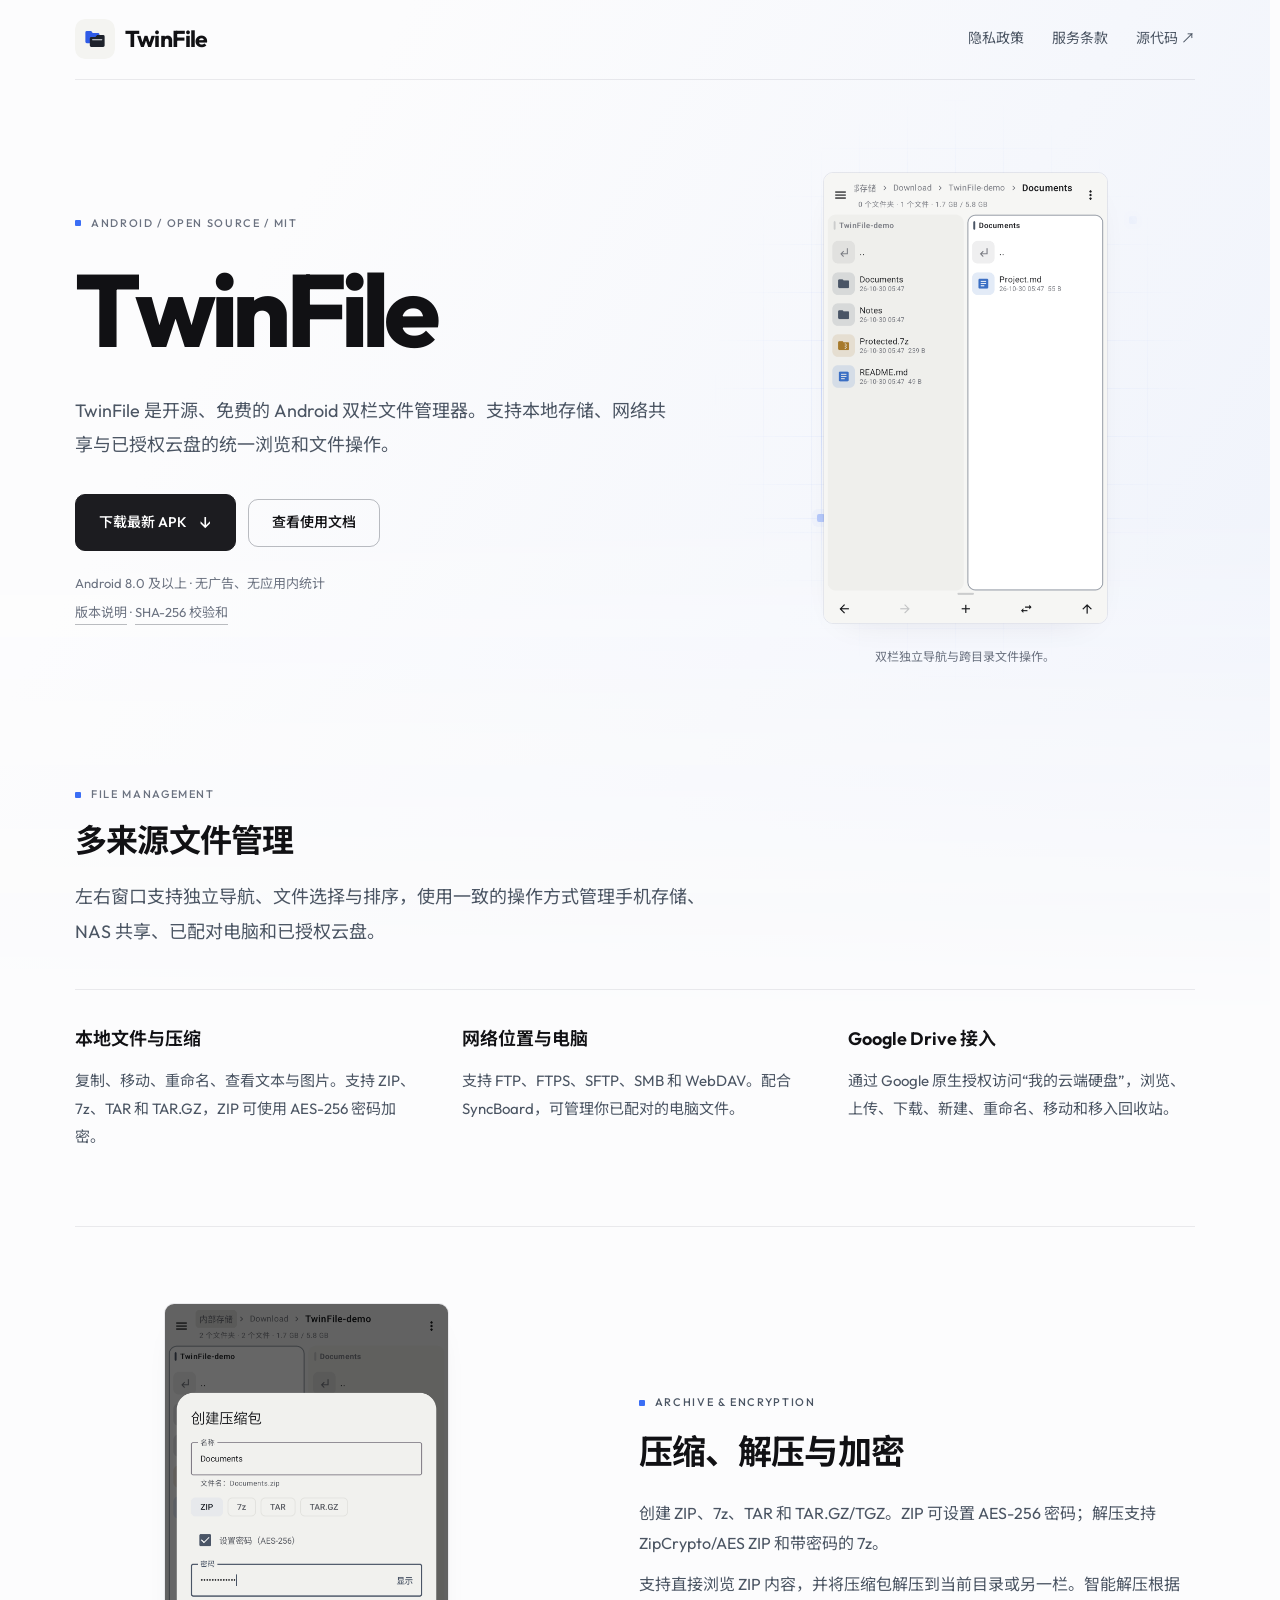
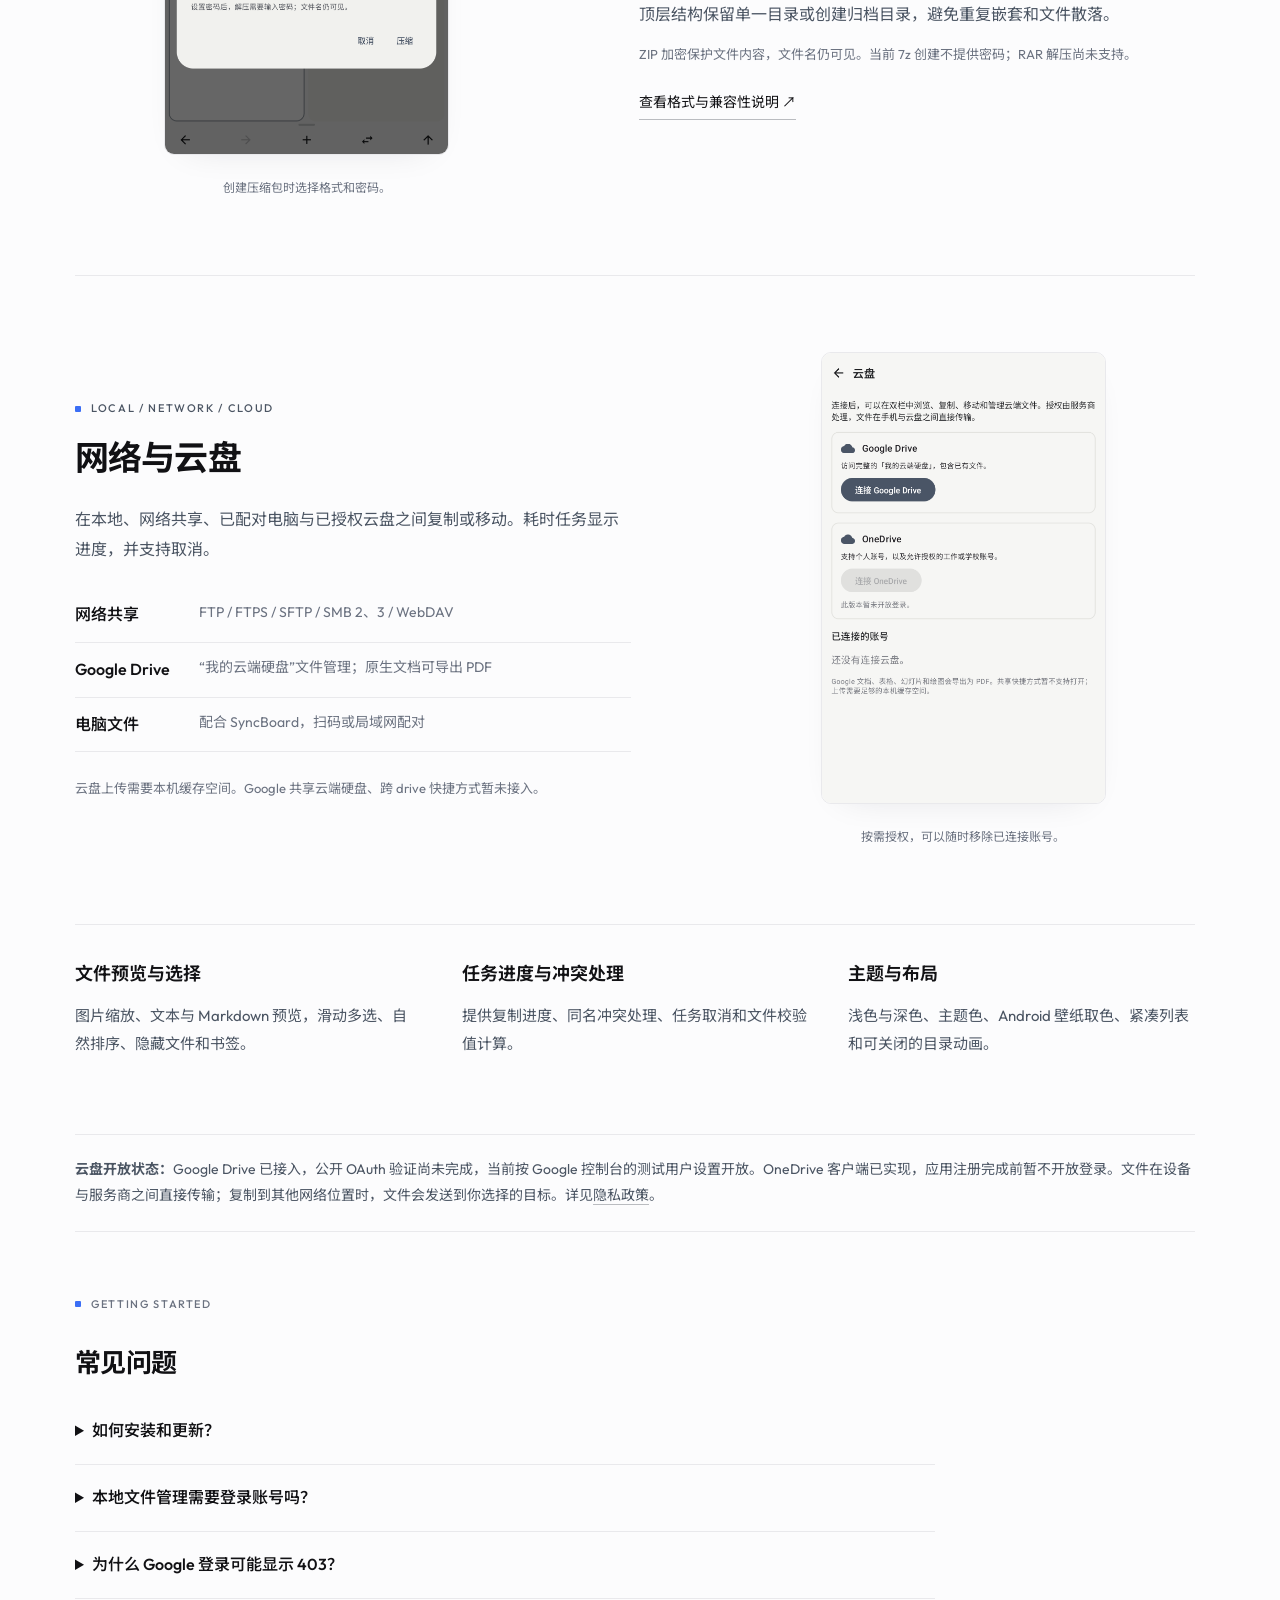
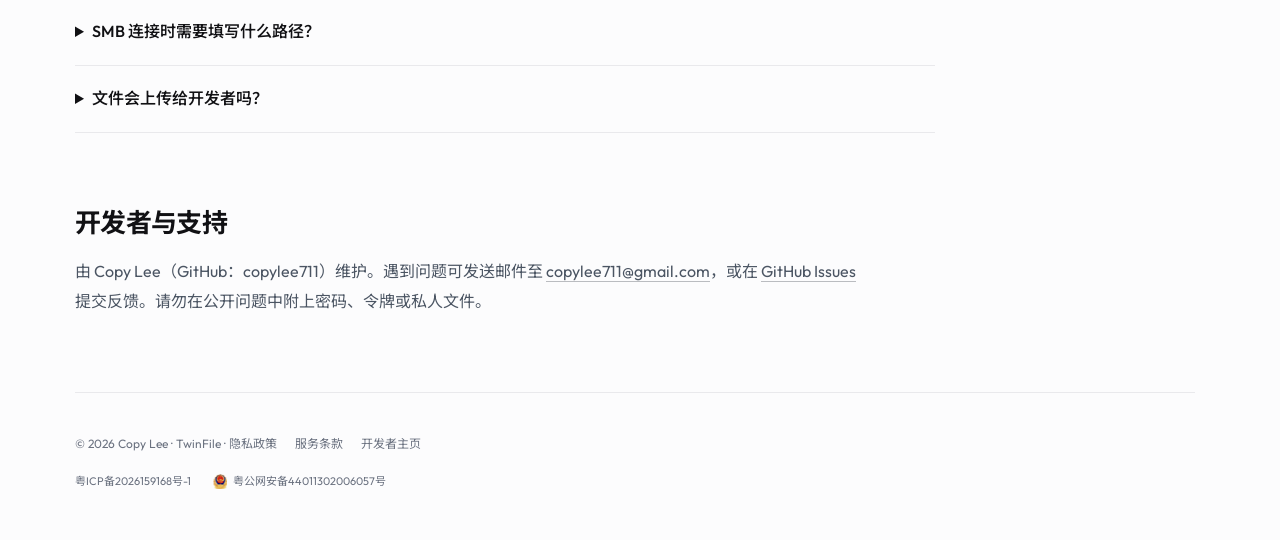
<file: website/index.html>
<!doctype html>
<html lang="zh-CN"><head><meta charset="utf-8"><meta name="viewport" content="width=device-width,initial-scale=1"><title>TwinFile · Android 双栏文件管理器</title><meta name="description" content="TwinFile 是开源免费的 Android 双栏文件管理器，支持本地文件、网络共享、压缩加密和可选的 Google Drive 连接。"><link rel="canonical" href="https://copylee.cn/twinfile/"><link rel="icon" href="assets/logo.svg" type="image/svg+xml"><link rel="stylesheet" href="style.css"></head>
<body class="product-page"><a class="skip" href="#main">跳到正文</a><header><a class="brand" href="./"><img src="assets/logo.svg" width="40" height="40" alt="">TwinFile</a><nav aria-label="主导航"><a href="privacy.html">隐私政策</a><a href="terms.html">服务条款</a><a href="https://github.com/copylee711/twinfile">源代码 ↗</a></nav></header>
<main id="main"><section class="hero"><div class="hero-grid" aria-hidden="true"><i class="grid-line-x"></i><i class="grid-line-y"></i><i class="node node-one"></i><i class="node node-two"></i></div><div><p class="eyebrow">ANDROID / OPEN SOURCE / MIT</p><h1 class="product-title" aria-label="TwinFile"><span aria-hidden="true" style="--char:0">T</span><span aria-hidden="true" style="--char:1">w</span><span aria-hidden="true" style="--char:2">i</span><span aria-hidden="true" style="--char:3">n</span><span aria-hidden="true" style="--char:4">F</span><span aria-hidden="true" style="--char:5">i</span><span aria-hidden="true" style="--char:6">l</span><span aria-hidden="true" style="--char:7">e</span></h1><p class="lead">TwinFile 是开源、免费的 Android 双栏文件管理器。支持本地存储、网络共享与已授权云盘的统一浏览和文件操作。</p><div class="actions"><a class="button primary" href="https://github.com/copylee711/twinfile/releases/latest/download/TwinFile.apk">下载最新 APK</a><a class="button" href="https://github.com/copylee711/twinfile#readme">查看使用文档</a></div><p class="small">Android 8.0 及以上 · 无广告、无应用内统计<br><a href="https://github.com/copylee711/twinfile/releases/latest">版本说明</a> · <a href="https://github.com/copylee711/twinfile/releases/latest/download/SHA256SUMS.txt">SHA-256 校验和</a></p></div><figure><img class="screen" src="assets/browse.png" width="1080" height="1716" alt="TwinFile 双栏浏览：左侧为文件夹，右侧为文档列表"><figcaption>双栏独立导航与跨目录文件操作。</figcaption></figure></section>
<section class="intro" id="features"><p class="eyebrow">FILE MANAGEMENT</p><h2>多来源文件管理</h2><p class="lead">左右窗口支持独立导航、文件选择与排序，使用一致的操作方式管理手机存储、NAS 共享、已配对电脑和已授权云盘。</p></section>
<section class="features" aria-label="主要功能"><article><h3>本地文件与压缩</h3><p>复制、移动、重命名、查看文本与图片。支持 ZIP、7z、TAR 和 TAR.GZ，ZIP 可使用 AES-256 密码加密。</p></article><article><h3>网络位置与电脑</h3><p>支持 FTP、FTPS、SFTP、SMB 和 WebDAV。配合 SyncBoard，可管理你已配对的电脑文件。</p></article><article><h3>Google Drive 接入</h3><p>通过 Google 原生授权访问“我的云端硬盘”，浏览、上传、下载、新建、重命名、移动和移入回收站。</p></article></section>
<section class="detail"><figure><img class="screen" src="assets/archives.png" width="1080" height="1716" alt="创建压缩包对话框，提供 ZIP、7z、TAR、TAR.GZ 格式和 ZIP 密码选项" loading="lazy"><figcaption>创建压缩包时选择格式和密码。</figcaption></figure><div><p class="eyebrow">ARCHIVE &amp; ENCRYPTION</p><h2>压缩、解压与加密</h2><p>创建 ZIP、7z、TAR 和 TAR.GZ/TGZ。ZIP 可设置 AES-256 密码；解压支持 ZipCrypto/AES ZIP 和带密码的 7z。</p><p>支持直接浏览 ZIP 内容，并将压缩包解压到当前目录或另一栏。智能解压根据顶层结构保留单一目录或创建归档目录，避免重复嵌套和文件散落。</p><p class="small">ZIP 加密保护文件内容，文件名仍可见。当前 7z 创建不提供密码；RAR 解压尚未支持。</p><a href="https://github.com/copylee711/twinfile/blob/main/docs/archives.md">查看格式与兼容性说明 ↗</a></div></section>
<section class="detail reverse"><div><p class="eyebrow">LOCAL / NETWORK / CLOUD</p><h2>网络与云盘</h2><p>在本地、网络共享、已配对电脑与已授权云盘之间复制或移动。耗时任务显示进度，并支持取消。</p><ul class="plain-list"><li><strong>网络共享</strong><span>FTP / FTPS / SFTP / SMB 2、3 / WebDAV</span></li><li><strong>Google Drive</strong><span>“我的云端硬盘”文件管理；原生文档可导出 PDF</span></li><li><strong>电脑文件</strong><span>配合 SyncBoard，扫码或局域网配对</span></li></ul><p class="small">云盘上传需要本机缓存空间。Google 共享云端硬盘、跨 drive 快捷方式暂未接入。</p></div><figure><img class="screen" src="assets/cloud.png" width="1080" height="1716" alt="TwinFile 云盘页面：Google Drive 可连接，OneDrive 尚未开放" loading="lazy"><figcaption>按需授权，可以随时移除已连接账号。</figcaption></figure></section>
<section class="features extras" aria-label="更多功能"><article><h3>文件预览与选择</h3><p>图片缩放、文本与 Markdown 预览，滑动多选、自然排序、隐藏文件和书签。</p></article><article><h3>任务进度与冲突处理</h3><p>提供复制进度、同名冲突处理、任务取消和文件校验值计算。</p></article><article><h3>主题与布局</h3><p>浅色与深色、主题色、Android 壁纸取色、紧凑列表和可关闭的目录动画。</p></article></section>
<aside class="notice"><p><strong>云盘开放状态：</strong>Google Drive 已接入，公开 OAuth 验证尚未完成，当前按 Google 控制台的测试用户设置开放。OneDrive 客户端已实现，应用注册完成前暂不开放登录。文件在设备与服务商之间直接传输；复制到其他网络位置时，文件会发送到你选择的目标。详见<a href="privacy.html">隐私政策</a>。</p></aside>
<section class="faq" id="faq"><p class="eyebrow">GETTING STARTED</p><h2>常见问题</h2><details><summary>如何安装和更新？</summary><p>点击“下载最新 APK”会从 GitHub Releases 下载正式签名的安装包。Android 会要求你允许当前浏览器或文件管理器安装应用。应用内可检查更新；你也可以关闭自动检查，并自行下载更新。保留签名一致的正式版即可覆盖安装。</p></details><details><summary>本地文件管理需要登录账号吗？</summary><p>不需要。按提示授予文件访问权限即可使用本地功能。只有主动连接云盘时才需要 Google 或 Microsoft 授权。</p></details><details><summary>为什么 Google 登录可能显示 403？</summary><p>当前 OAuth 公开验证尚未完成。测试状态下，仅 Google 控制台允许的测试账号可以授权。公开发布 APK 不会自动解除 Google 的访问限制；开发者正在准备品牌与权限审核资料。</p></details><details><summary>SMB 连接时需要填写什么路径？</summary><p>填写具体共享，例如 /Public 或 /Public/文档。当前不支持自动发现共享名。还需要确认服务器权限、局域网访问和账号配置。</p></details><details><summary>文件会上传给开发者吗？</summary><p>TwinFile 没有接收文件的自有后端。云盘传输直接访问服务商；你选择复制到其他网络位置或外部应用时，文件会发送到该目标。账号与缓存等处理详见<a href="privacy.html">隐私政策</a>。</p></details></section>
<section class="support"><h2>开发者与支持</h2><p>由 Copy Lee（GitHub：copylee711）维护。遇到问题可发送邮件至 <a href="mailto:copylee711@gmail.com">copylee711@gmail.com</a>，或在 <a href="https://github.com/copylee711/twinfile/issues">GitHub Issues</a> 提交反馈。请勿在公开问题中附上密码、令牌或私人文件。</p></section></main>
<footer><p>© 2026 Copy Lee · TwinFile · <a href="privacy.html">隐私政策</a><a href="terms.html">服务条款</a><a href="https://copylee.cn/">开发者主页</a></p><p class="beian"><a href="https://beian.miit.gov.cn/" target="_blank" rel="noopener">粤ICP备2026159168号-1</a><a class="police" href="https://beian.mps.gov.cn/#/query/webSearch?code=44011302006057" target="_blank" rel="noreferrer"><img src="assets/beian-police.png" alt="" width="14" height="16">粤公网安备44011302006057号</a></p></footer><script src="motion.js" defer></script></body></html>
</file>
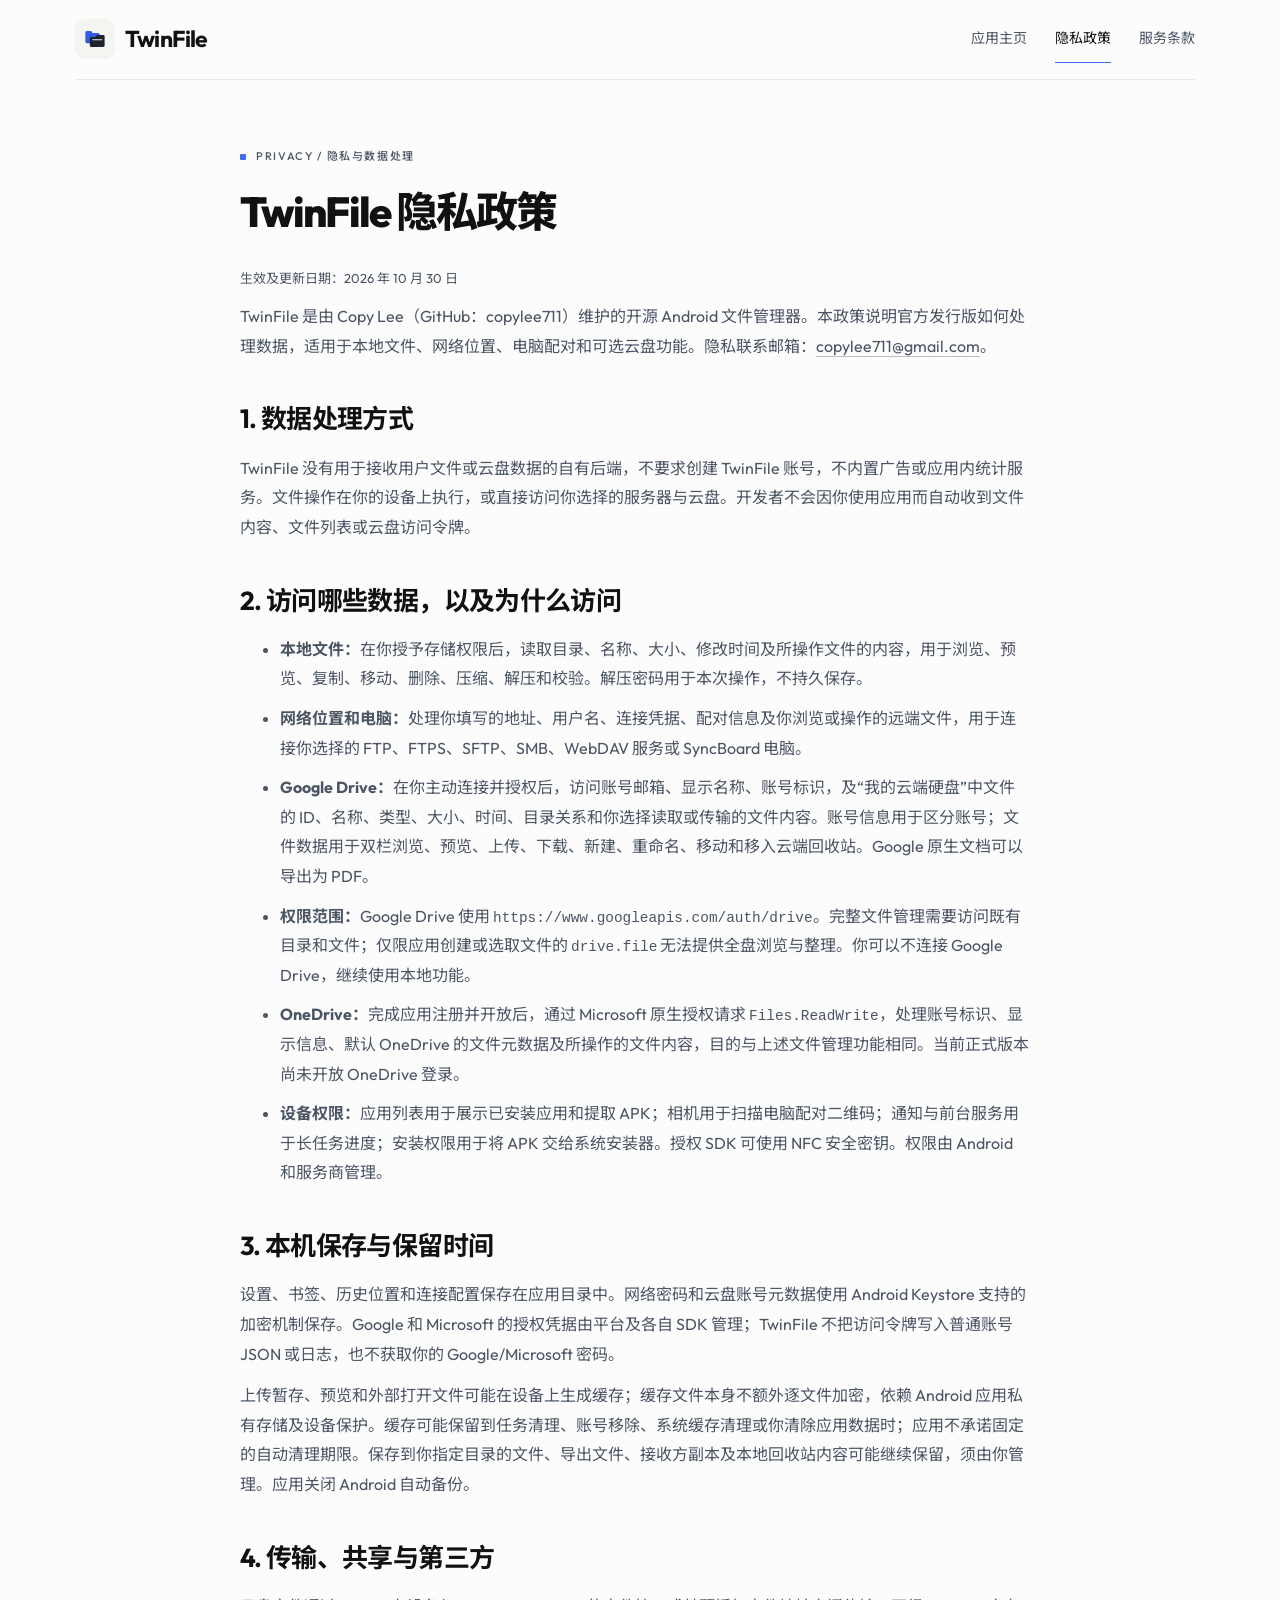
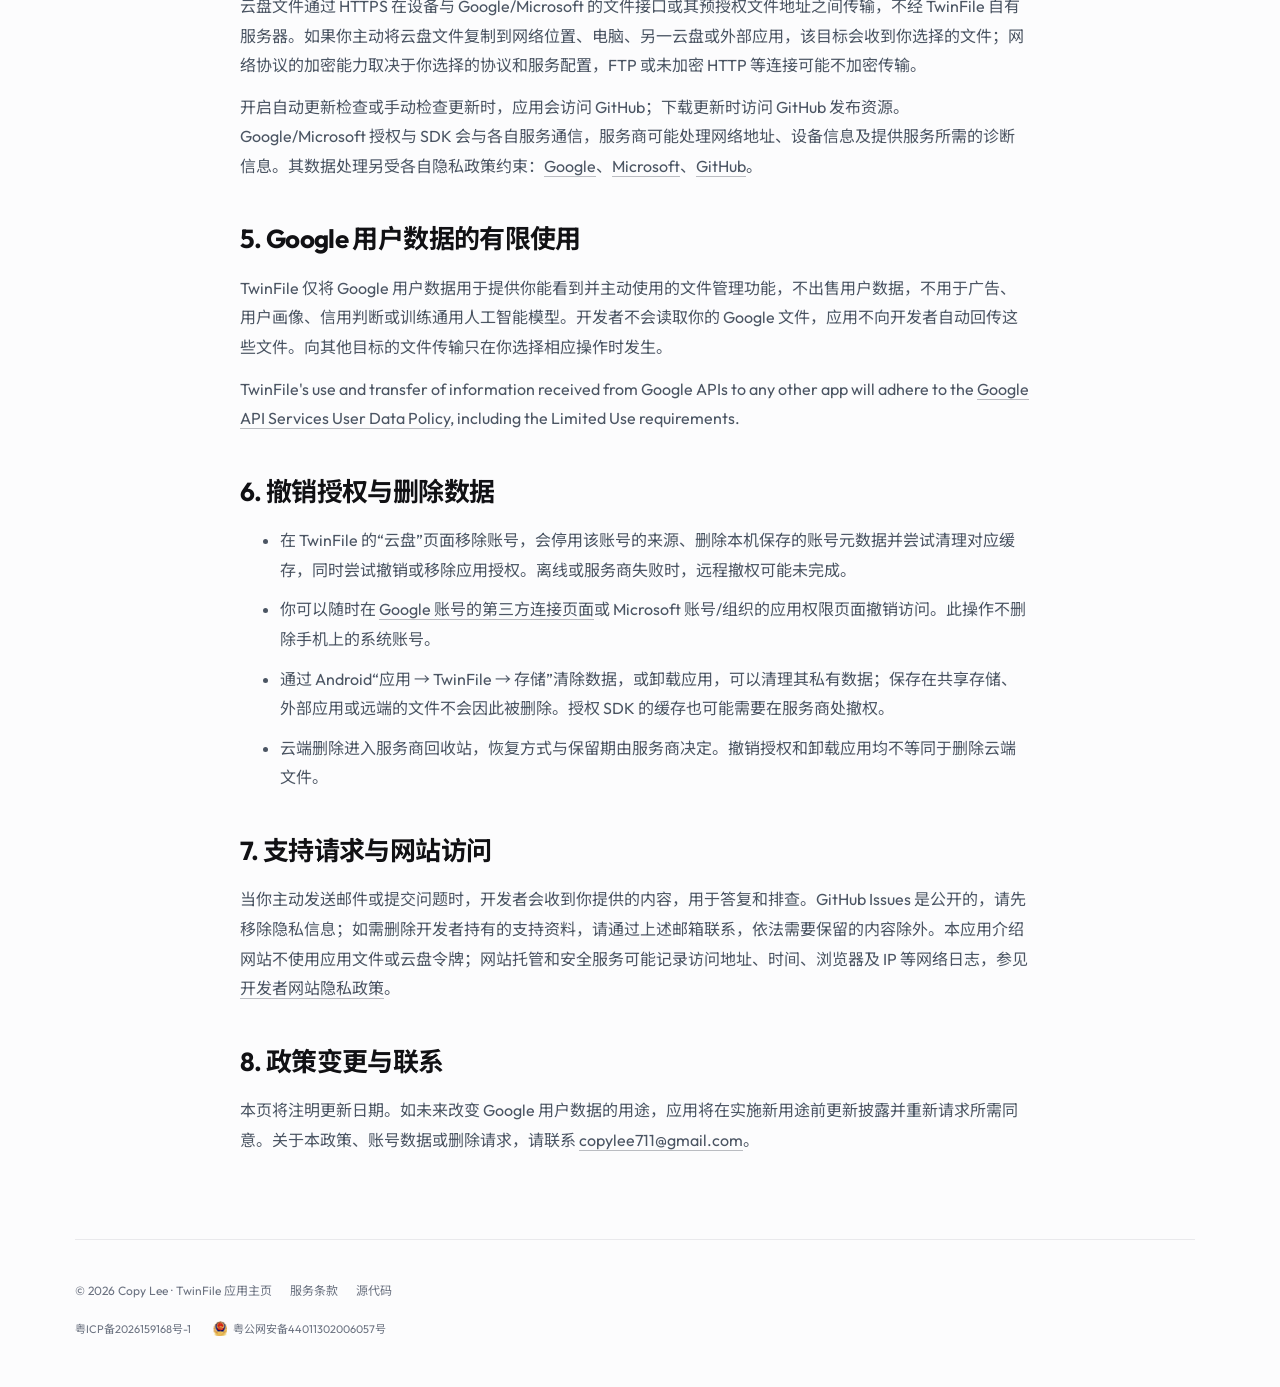
<file: website/privacy.html>
<!doctype html>
<html lang="zh-CN"><head><meta charset="utf-8"><meta name="viewport" content="width=device-width,initial-scale=1"><title>隐私政策 · TwinFile</title><meta name="description" content="了解 TwinFile 如何访问、使用、保存和传输本地文件、云盘数据及授权信息，以及如何撤销授权和清理数据。"><link rel="canonical" href="https://copylee.cn/twinfile/privacy.html"><link rel="icon" href="assets/logo.svg" type="image/svg+xml"><link rel="stylesheet" href="style.css"></head>
<body><a class="skip" href="#main">跳到正文</a><header><a class="brand" href="./"><img src="assets/logo.svg" width="40" height="40" alt="">TwinFile</a><nav aria-label="主导航"><a href="./">应用主页</a><a href="privacy.html" aria-current="page">隐私政策</a><a href="terms.html">服务条款</a></nav></header>
<main id="main" class="document"><p class="eyebrow">PRIVACY / 隐私与数据处理</p><h1>TwinFile 隐私政策</h1><p class="small">生效及更新日期：2026 年 10 月 30 日</p><p>TwinFile 是由 Copy Lee（GitHub：copylee711）维护的开源 Android 文件管理器。本政策说明官方发行版如何处理数据，适用于本地文件、网络位置、电脑配对和可选云盘功能。隐私联系邮箱：<a href="mailto:copylee711@gmail.com">copylee711@gmail.com</a>。</p>
<h2>1. 数据处理方式</h2><p>TwinFile 没有用于接收用户文件或云盘数据的自有后端，不要求创建 TwinFile 账号，不内置广告或应用内统计服务。文件操作在你的设备上执行，或直接访问你选择的服务器与云盘。开发者不会因你使用应用而自动收到文件内容、文件列表或云盘访问令牌。</p>
<h2>2. 访问哪些数据，以及为什么访问</h2><ul><li><strong>本地文件：</strong>在你授予存储权限后，读取目录、名称、大小、修改时间及所操作文件的内容，用于浏览、预览、复制、移动、删除、压缩、解压和校验。解压密码用于本次操作，不持久保存。</li><li><strong>网络位置和电脑：</strong>处理你填写的地址、用户名、连接凭据、配对信息及你浏览或操作的远端文件，用于连接你选择的 FTP、FTPS、SFTP、SMB、WebDAV 服务或 SyncBoard 电脑。</li><li><strong>Google Drive：</strong>在你主动连接并授权后，访问账号邮箱、显示名称、账号标识，及“我的云端硬盘”中文件的 ID、名称、类型、大小、时间、目录关系和你选择读取或传输的文件内容。账号信息用于区分账号；文件数据用于双栏浏览、预览、上传、下载、新建、重命名、移动和移入云端回收站。Google 原生文档可以导出为 PDF。</li><li><strong>权限范围：</strong>Google Drive 使用 <code>https://www.googleapis.com/auth/drive</code>。完整文件管理需要访问既有目录和文件；仅限应用创建或选取文件的 <code>drive.file</code> 无法提供全盘浏览与整理。你可以不连接 Google Drive，继续使用本地功能。</li><li><strong>OneDrive：</strong>完成应用注册并开放后，通过 Microsoft 原生授权请求 <code>Files.ReadWrite</code>，处理账号标识、显示信息、默认 OneDrive 的文件元数据及所操作的文件内容，目的与上述文件管理功能相同。当前正式版本尚未开放 OneDrive 登录。</li><li><strong>设备权限：</strong>应用列表用于展示已安装应用和提取 APK；相机用于扫描电脑配对二维码；通知与前台服务用于长任务进度；安装权限用于将 APK 交给系统安装器。授权 SDK 可使用 NFC 安全密钥。权限由 Android 和服务商管理。</li></ul>
<h2>3. 本机保存与保留时间</h2><p>设置、书签、历史位置和连接配置保存在应用目录中。网络密码和云盘账号元数据使用 Android Keystore 支持的加密机制保存。Google 和 Microsoft 的授权凭据由平台及各自 SDK 管理；TwinFile 不把访问令牌写入普通账号 JSON 或日志，也不获取你的 Google/Microsoft 密码。</p><p>上传暂存、预览和外部打开文件可能在设备上生成缓存；缓存文件本身不额外逐文件加密，依赖 Android 应用私有存储及设备保护。缓存可能保留到任务清理、账号移除、系统缓存清理或你清除应用数据时；应用不承诺固定的自动清理期限。保存到你指定目录的文件、导出文件、接收方副本及本地回收站内容可能继续保留，须由你管理。应用关闭 Android 自动备份。</p>
<h2>4. 传输、共享与第三方</h2><p>云盘文件通过 HTTPS 在设备与 Google/Microsoft 的文件接口或其预授权文件地址之间传输，不经 TwinFile 自有服务器。如果你主动将云盘文件复制到网络位置、电脑、另一云盘或外部应用，该目标会收到你选择的文件；网络协议的加密能力取决于你选择的协议和服务配置，FTP 或未加密 HTTP 等连接可能不加密传输。</p><p>开启自动更新检查或手动检查更新时，应用会访问 GitHub；下载更新时访问 GitHub 发布资源。Google/Microsoft 授权与 SDK 会与各自服务通信，服务商可能处理网络地址、设备信息及提供服务所需的诊断信息。其数据处理另受各自隐私政策约束：<a href="https://policies.google.com/privacy">Google</a>、<a href="https://privacy.microsoft.com/privacystatement">Microsoft</a>、<a href="https://docs.github.com/en/site-policy/privacy-policies/github-general-privacy-statement">GitHub</a>。</p>
<h2>5. Google 用户数据的有限使用</h2><p>TwinFile 仅将 Google 用户数据用于提供你能看到并主动使用的文件管理功能，不出售用户数据，不用于广告、用户画像、信用判断或训练通用人工智能模型。开发者不会读取你的 Google 文件，应用不向开发者自动回传这些文件。向其他目标的文件传输只在你选择相应操作时发生。</p><p lang="en">TwinFile's use and transfer of information received from Google APIs to any other app will adhere to the <a href="https://developers.google.com/terms/api-services-user-data-policy">Google API Services User Data Policy</a>, including the Limited Use requirements.</p>
<h2>6. 撤销授权与删除数据</h2><ul><li>在 TwinFile 的“云盘”页面移除账号，会停用该账号的来源、删除本机保存的账号元数据并尝试清理对应缓存，同时尝试撤销或移除应用授权。离线或服务商失败时，远程撤权可能未完成。</li><li>你可以随时在 <a href="https://myaccount.google.com/connections">Google 账号的第三方连接页面</a>或 Microsoft 账号/组织的应用权限页面撤销访问。此操作不删除手机上的系统账号。</li><li>通过 Android“应用 → TwinFile → 存储”清除数据，或卸载应用，可以清理其私有数据；保存在共享存储、外部应用或远端的文件不会因此被删除。授权 SDK 的缓存也可能需要在服务商处撤权。</li><li>云端删除进入服务商回收站，恢复方式与保留期由服务商决定。撤销授权和卸载应用均不等同于删除云端文件。</li></ul>
<h2>7. 支持请求与网站访问</h2><p>当你主动发送邮件或提交问题时，开发者会收到你提供的内容，用于答复和排查。GitHub Issues 是公开的，请先移除隐私信息；如需删除开发者持有的支持资料，请通过上述邮箱联系，依法需要保留的内容除外。本应用介绍网站不使用应用文件或云盘令牌；网站托管和安全服务可能记录访问地址、时间、浏览器及 IP 等网络日志，参见<a href="https://copylee.cn/privacy">开发者网站隐私政策</a>。</p>
<h2>8. 政策变更与联系</h2><p>本页将注明更新日期。如未来改变 Google 用户数据的用途，应用将在实施新用途前更新披露并重新请求所需同意。关于本政策、账号数据或删除请求，请联系 <a href="mailto:copylee711@gmail.com">copylee711@gmail.com</a>。</p></main>
<footer><p>© 2026 Copy Lee · <a href="./">TwinFile 应用主页</a><a href="terms.html">服务条款</a><a href="https://github.com/copylee711/twinfile">源代码</a></p><p class="beian"><a href="https://beian.miit.gov.cn/" target="_blank" rel="noopener">粤ICP备2026159168号-1</a><a class="police" href="https://beian.mps.gov.cn/#/query/webSearch?code=44011302006057" target="_blank" rel="noreferrer"><img src="assets/beian-police.png" alt="" width="14" height="16">粤公网安备44011302006057号</a></p></footer></body></html>
</file>
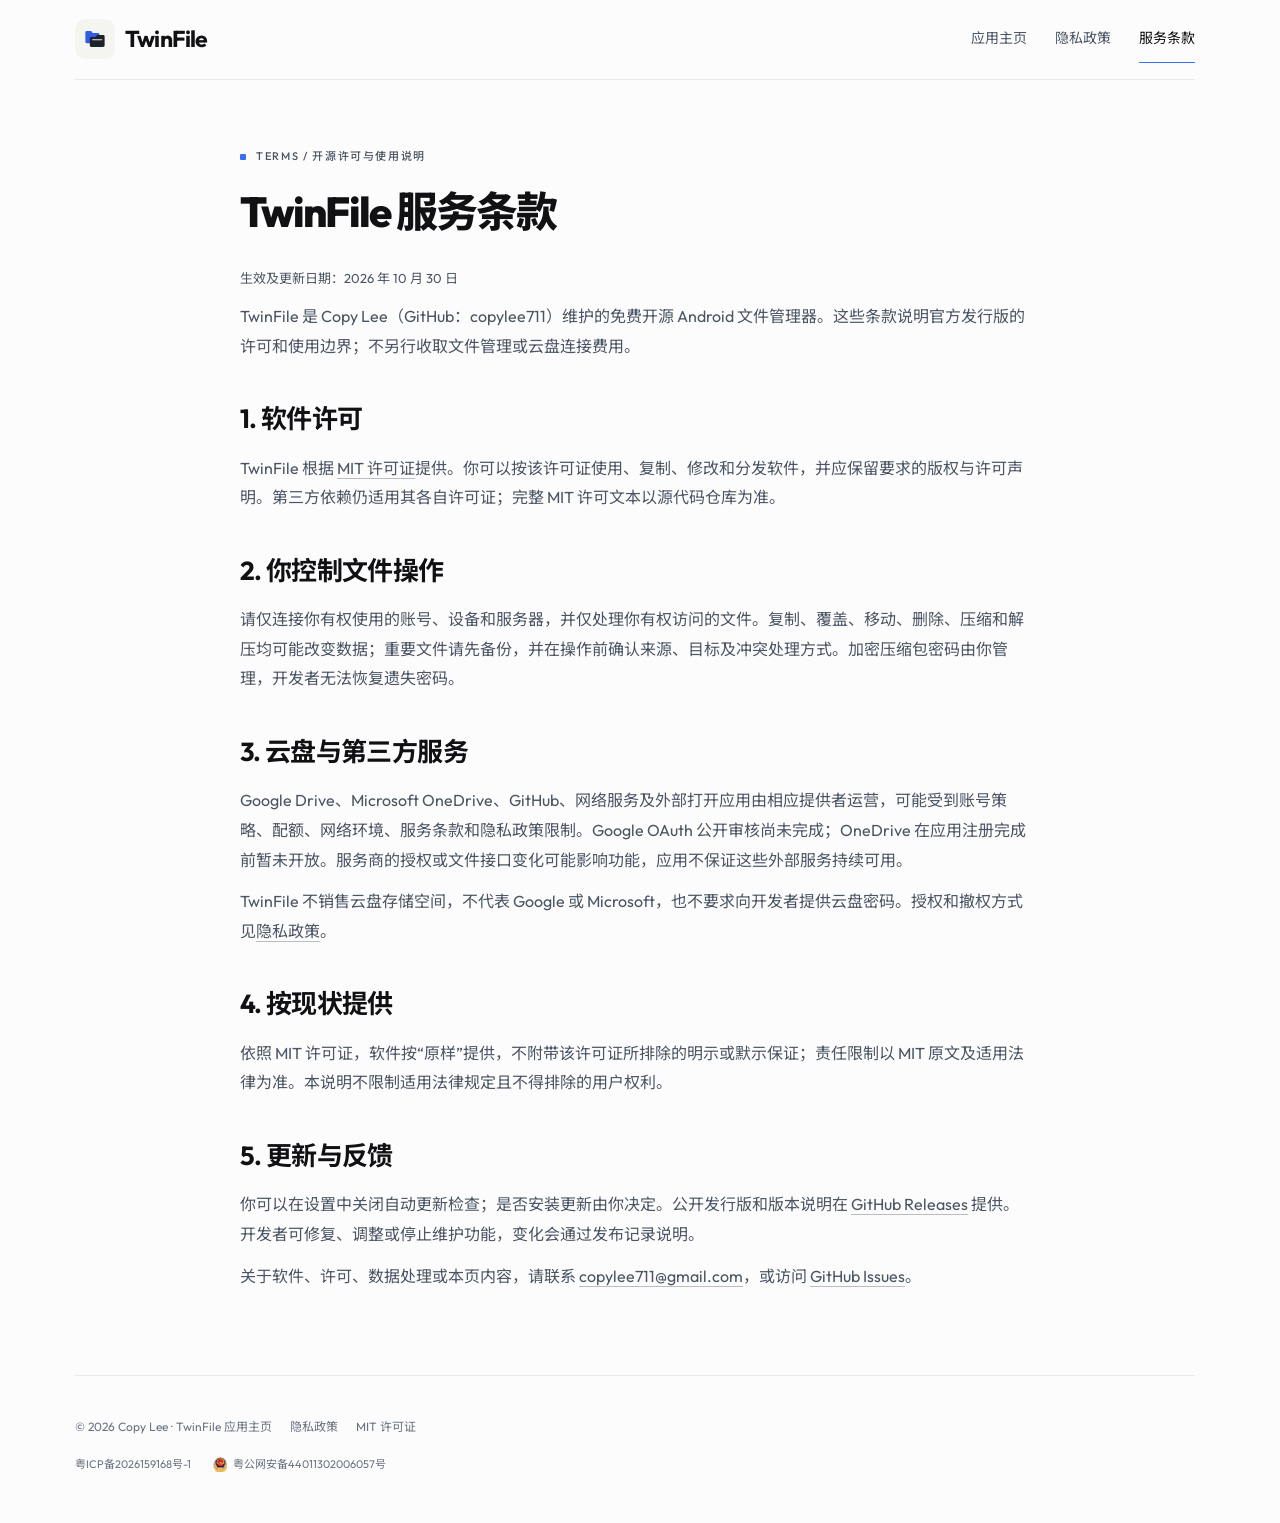
<file: website/terms.html>
<!doctype html>
<html lang="zh-CN"><head><meta charset="utf-8"><meta name="viewport" content="width=device-width,initial-scale=1"><title>服务条款 · TwinFile</title><meta name="description" content="TwinFile 的开源许可、文件操作说明、第三方服务和支持方式。"><link rel="canonical" href="https://copylee.cn/twinfile/terms.html"><link rel="icon" href="assets/logo.svg" type="image/svg+xml"><link rel="stylesheet" href="style.css"></head>
<body><a class="skip" href="#main">跳到正文</a><header><a class="brand" href="./"><img src="assets/logo.svg" width="40" height="40" alt="">TwinFile</a><nav aria-label="主导航"><a href="./">应用主页</a><a href="privacy.html">隐私政策</a><a href="terms.html" aria-current="page">服务条款</a></nav></header>
<main id="main" class="document"><p class="eyebrow">TERMS / 开源许可与使用说明</p><h1>TwinFile 服务条款</h1><p class="small">生效及更新日期：2026 年 10 月 30 日</p><p>TwinFile 是 Copy Lee（GitHub：copylee711）维护的免费开源 Android 文件管理器。这些条款说明官方发行版的许可和使用边界；不另行收取文件管理或云盘连接费用。</p>
<h2>1. 软件许可</h2><p>TwinFile 根据 <a href="https://github.com/copylee711/twinfile/blob/main/LICENSE">MIT 许可证</a>提供。你可以按该许可证使用、复制、修改和分发软件，并应保留要求的版权与许可声明。第三方依赖仍适用其各自许可证；完整 MIT 许可文本以源代码仓库为准。</p>
<h2>2. 你控制文件操作</h2><p>请仅连接你有权使用的账号、设备和服务器，并仅处理你有权访问的文件。复制、覆盖、移动、删除、压缩和解压均可能改变数据；重要文件请先备份，并在操作前确认来源、目标及冲突处理方式。加密压缩包密码由你管理，开发者无法恢复遗失密码。</p>
<h2>3. 云盘与第三方服务</h2><p>Google Drive、Microsoft OneDrive、GitHub、网络服务及外部打开应用由相应提供者运营，可能受到账号策略、配额、网络环境、服务条款和隐私政策限制。Google OAuth 公开审核尚未完成；OneDrive 在应用注册完成前暂未开放。服务商的授权或文件接口变化可能影响功能，应用不保证这些外部服务持续可用。</p><p>TwinFile 不销售云盘存储空间，不代表 Google 或 Microsoft，也不要求向开发者提供云盘密码。授权和撤权方式见<a href="privacy.html">隐私政策</a>。</p>
<h2>4. 按现状提供</h2><p>依照 MIT 许可证，软件按“原样”提供，不附带该许可证所排除的明示或默示保证；责任限制以 MIT 原文及适用法律为准。本说明不限制适用法律规定且不得排除的用户权利。</p>
<h2>5. 更新与反馈</h2><p>你可以在设置中关闭自动更新检查；是否安装更新由你决定。公开发行版和版本说明在 <a href="https://github.com/copylee711/twinfile/releases">GitHub Releases</a> 提供。开发者可修复、调整或停止维护功能，变化会通过发布记录说明。</p><p>关于软件、许可、数据处理或本页内容，请联系 <a href="mailto:copylee711@gmail.com">copylee711@gmail.com</a>，或访问 <a href="https://github.com/copylee711/twinfile/issues">GitHub Issues</a>。</p></main><footer><p>© 2026 Copy Lee · <a href="./">TwinFile 应用主页</a><a href="privacy.html">隐私政策</a><a href="https://github.com/copylee711/twinfile/blob/main/LICENSE">MIT 许可证</a></p><p class="beian"><a href="https://beian.miit.gov.cn/" target="_blank" rel="noopener">粤ICP备2026159168号-1</a><a class="police" href="https://beian.mps.gov.cn/#/query/webSearch?code=44011302006057" target="_blank" rel="noreferrer"><img src="assets/beian-police.png" alt="" width="14" height="16">粤公网安备44011302006057号</a></p></footer></body></html>
</file>
<file: website/style.css>
@import url('assets/site-tokens.css');
@font-face { font-family: 'Outfit Variable'; src: url('assets/outfit-latin.woff2') format('woff2'); font-weight: 100 900; font-display: optional; }
@font-face { font-family: 'TwinFile CJK'; src: url('assets/noto-sans-sc.woff2') format('woff2'); font-weight: 100 900; font-display: swap; unicode-range: U+2000-FFFF; }
/* Shared site tokens are mirrored from homepage/src/styles/tokens.css. */
*, *::before, *::after { box-sizing: border-box; }
* { scrollbar-width: thin; scrollbar-color: var(--scrollbar-thumb) var(--scrollbar-track); }
*::-webkit-scrollbar { width: 8px; height: 8px; }
*::-webkit-scrollbar-track { background: var(--scrollbar-track); }
*::-webkit-scrollbar-thumb { background: var(--scrollbar-thumb); border-radius: 8px; }
*::-webkit-scrollbar-thumb:hover { background: var(--scrollbar-hover); }
*::-webkit-scrollbar-thumb:active { background: var(--scrollbar-active); }
html { scrollbar-gutter: stable; -webkit-text-size-adjust: 100%; scroll-padding-top: 24px; }
body { margin: 0; background: var(--bg); color: var(--text); font: 16px/1.85 "Outfit Variable", "TwinFile CJK", "PingFang SC", "Microsoft YaHei", sans-serif; -webkit-font-smoothing: antialiased; }
::selection { background: var(--accent-soft); }
a { color: inherit; text-decoration: none; cursor: pointer; transition: color .2s, border-color .2s, background-color .2s; }
a:hover { color: var(--accent); }
a:active { opacity: .75; }
:focus-visible { outline: 2px solid var(--accent); outline-offset: 4px; border-radius: 6px; }
.skip { position: absolute; top: -100px; left: 24px; background: var(--surface); padding: 12px; z-index: 4; }
.skip:focus { top: 12px; }
header, main, footer { width: min(var(--content), calc(100% - 48px)); margin-inline: auto; }
header { position: relative; z-index: 2; display: flex; align-items: center; justify-content: space-between; min-height: 80px; gap: 24px; border-bottom: 1px solid var(--line); }
.brand { display: inline-flex; align-items: center; gap: 10px; font-size: 23px; font-weight: 700; letter-spacing: -.035em; }
.brand img { border-radius: 10px; }
nav { display: flex; align-items: center; gap: 28px; font-size: 14px; color: var(--text-2); }
nav a { padding: 10px 0; border-bottom: 1px solid transparent; }
nav a:hover, nav a[aria-current=page] { color: var(--text); border-bottom-color: var(--accent); }
.hero { display: grid; grid-template-columns: 1.3fr 1fr; align-items: center; gap: 64px; min-height: 700px; padding: 68px 0 76px; position: relative; isolation: isolate; }
.eyebrow { display: flex; align-items: center; gap: 10px; color: var(--muted); font-size: 11px; font-weight: 500; letter-spacing: .15em; line-height: 1.6; }
.eyebrow::before { content: ''; flex: none; width: 6px; height: 6px; border-radius: 1px; background: var(--accent); }
h1 { font-size: clamp(38px,5vw,64px); font-weight: 800; line-height: 1.25; letter-spacing: -.045em; margin: 20px 0 28px; }
h2 { font-size: 26px; font-weight: 700; line-height: 1.4; letter-spacing: -.025em; margin: 32px 0 16px; }
h3 { font-size: 18px; font-weight: 650; margin: 0 0 12px; }
p { margin: 12px 0; }
.lead { font-size: 18px; color: var(--text-2); max-width: 650px; line-height: 1.9; }
.actions { display: flex; align-items: center; flex-wrap: wrap; gap: 12px; margin: 32px 0 20px; }
.button { display: inline-flex; gap: 12px; align-items: center; justify-content: center; min-height: 48px; padding: 10px 23px; border: 1px solid var(--line-strong); border-radius: 10px; background: transparent; font-size: 14px; font-weight: 550; }
.button.primary { background: var(--btn-bg); color: var(--btn-fg); border-color: var(--btn-bg); }
.button.primary::after { content: '↓'; font-size: 19px; font-weight: 400; }
.button:hover { border-color: var(--accent); background: var(--accent-soft); color: var(--accent); }
.button.primary:hover { background: var(--accent); border-color: var(--accent); color: white; }
.small { font-size: 13px; color: var(--muted); }
.small a { display: inline-block; margin-top: 5px; border-bottom: 1px solid var(--line-strong); }
figure { margin: 0; text-align: center; }
.screen { display: block; width: min(100%,285px); height: auto; margin-inline: auto; border: 1px solid var(--line); border-radius: 10px; box-shadow: 0 12px 36px -24px rgba(17,24,39,.16); }
figcaption { color: var(--muted); font-size: 12px; margin-top: 22px; }
.intro { max-width: 740px; padding: 46px 0 28px; }
.intro h2 { font-size: 32px; margin: 14px 0 18px; }
.features { display: grid; grid-template-columns: repeat(3,1fr); gap: 40px; padding: 32px 0 64px; border-top: 1px solid var(--line); }
.features p { color: var(--text-2); font-size: 15px; }
.detail { display: grid; grid-template-columns: 1fr 1.2fr; align-items: center; gap: 100px; padding: 76px 0; border-top: 1px solid var(--line); }
.detail.reverse { grid-template-columns: 1.2fr 1fr; }
.detail h2 { font-size: 34px; margin: 16px 0 24px; }
.detail p { color: var(--text-2); }
.detail .small { color: var(--muted); }
.detail a { display: inline-block; margin-top: 12px; font-size: 14px; border-bottom: 1px solid var(--line-strong); padding-bottom: 4px; }
.plain-list { list-style: none; padding: 0; margin: 24px 0; }
.plain-list li { padding: 12px 0; border-bottom: 1px solid var(--line); display: flex; gap: 24px; }
.plain-list strong { flex: 0 0 100px; font-weight: 550; }
.plain-list span { color: var(--muted); font-size: 14px; }
.notice { border-top: 1px solid var(--line); border-bottom: 1px solid var(--line); padding: 22px 0; margin: 0 0 64px; font-size: 14px; color: var(--text-2); }
.notice p { margin: 0; }
.notice a, .support a, .document a { border-bottom: 1px solid var(--line-strong); }
.notice a:hover, .support a:hover, .document a:hover { border-bottom-color: var(--accent); }
.faq { max-width: 860px; padding-bottom: 40px; }
.faq details { border-bottom: 1px solid var(--line); padding: 18px 0; }
.faq summary { min-height: 30px; cursor: pointer; font-weight: 550; }
.faq summary:hover { color: var(--accent); }
.faq details p { color: var(--text-2); font-size: 15px; padding-left: 20px; }
.faq a { border-bottom: 1px solid var(--line-strong); }
.support { padding: 0 0 64px; max-width: 790px; color: var(--text-2); }
.support h2 { color: var(--text); }
.document { max-width: 790px; padding: 56px 0 72px; }
.document h1 { font-size: 42px; }
.document p, .document li { color: var(--text-2); }
.document h2 { margin-top: 40px; }
.document li { margin: 10px 0; }
.document code { overflow-wrap: anywhere; font: .9em var(--font-mono); }
footer { border-top: 1px solid var(--line); padding: 28px 0 36px; color: var(--muted); font-size: 12px; }
footer p { margin: 8px 0; }
footer a { display: inline-block; padding-block: 4px; margin-right: 18px; }
.beian { font-size: 11px; }

@media (max-width: 760px) {
 header, main, footer { width: calc(100% - 40px); }
 header { align-items: flex-start; flex-direction: column; gap: 4px; padding: 18px 0 12px; }
 nav { gap: 24px; font-size: 13px; flex-wrap: wrap; }
 .hero { grid-template-columns: 1fr; gap: 32px; min-height: auto; padding: 44px 0; }


 h1 { font-size: clamp(36px,8vw,52px); }
 .lead { font-size: 16px; }
 .hero figure { padding: 10px 0 18px; }
 .screen { width: 250px; }
 .intro { padding-top: 28px; }
 .intro h2, .detail h2 { font-size: 28px; }
 .features { grid-template-columns: 1fr; gap: 22px; padding-bottom: 40px; }
 .features article+article { padding-top: 22px; border-top: 1px solid var(--line); }
 .detail, .detail.reverse { grid-template-columns: 1fr; gap: 36px; padding: 44px 0; }
 .detail figure { order: 2; }
 .plain-list li { display: block; }
 .plain-list span { display: block; margin-top: 5px; }
 .notice { margin-bottom: 44px; }
 .document { padding-top: 32px; }
 .document h1 { font-size: 32px; }
}
@media (forced-colors: active) { * { scrollbar-color: auto; } .button { border: 1px solid ButtonText; } .button.primary { background: ButtonFace; color: ButtonText; } .screen { box-shadow: none; } }
@media (prefers-reduced-motion: reduce) { *, *::before, *::after { transition: none !important; scroll-behavior: auto !important; } }

/* Product composition and motion, following the developer site's grid language. */
.product-page { position: relative; isolation: isolate; }
.product-page::before { content: ''; position: absolute; z-index: -1; inset: 0 0 auto; height: 1020px; background: linear-gradient(120deg,var(--bg) 22%,var(--bg-tint)); mask-image: linear-gradient(#000 0%,#000 50%,transparent 100%); pointer-events: none; }
.hero { min-height: 660px; padding-bottom: 48px; }
.hero-grid { position: absolute; right: 0; top: 20px; width: 480px; max-width: 70vw; height: 580px; z-index: -1; background-image: linear-gradient(var(--grid-line) 1px,transparent 1px),linear-gradient(90deg,var(--grid-line) 1px,transparent 1px); background-size: 48px 48px; mask-image: radial-gradient(ellipse,#000 10%,transparent 72%); animation: grid-enter 1.6s var(--ease) both; pointer-events: none; }
.grid-line-x,.grid-line-y { position: absolute; display: block; opacity: .4; }
.grid-line-x { top: 72%; left: 0; right: 0; height: 1px; background: linear-gradient(90deg,transparent,var(--accent),transparent); transform-origin: left; animation: line-x 1.5s var(--ease) .5s both; }
.grid-line-y { left: 22%; top: 0; bottom: 0; width: 1px; background: linear-gradient(transparent,var(--accent),transparent); transform-origin: top; animation: line-y 1.5s var(--ease) .7s both; }
.node { position: absolute; width: 8px; height: 8px; border-radius: 2px; background: var(--accent); box-shadow: 0 0 0 5px var(--accent-soft); animation: node-enter .8s var(--ease) both,node-pulse 4s ease-in-out 1.8s infinite; }
.node-one { top: calc(72% - 4px); left: calc(22% - 4px); animation-delay: .9s,1.8s; }
.node-two { top: 20%; right: 12%; opacity: .45; animation-delay: 1.1s,2.5s; }
.product-title { font-size: clamp(72px,8vw,108px); font-weight: 750; line-height: 1.05; letter-spacing: -.055em; margin: 24px 0 30px; }
.product-title span { display: inline-block; animation: char-enter 1s var(--ease) both; animation-delay: calc(var(--char) * 55ms + 100ms); }
.hero .eyebrow,.hero .lead,.hero .actions,.hero .small { animation: content-enter 1s var(--ease) both; }
.hero .lead { animation-delay: .35s; }
.hero .actions { animation-delay: .5s; }
.hero .small { animation-delay: .65s; }
.hero figure { animation: content-enter 1.2s var(--ease) .4s both; }
.hero .screen { animation: screenshot-float 7s ease-in-out 1.6s infinite; }
.intro { padding-top: 34px; }
.button { transition: color .25s,background-color .25s,border-color .25s,transform .4s var(--ease),box-shadow .4s; }
.button:hover { transform: translateY(-3px); box-shadow: 0 12px 24px -18px var(--text); }
.button:active { transform: translateY(0); }
.button.primary::after { transition: transform .35s var(--ease); }
.button.primary:hover::after { transform: translateY(3px); }
.section-enter { animation: section-enter .9s var(--ease) both; }
.features article { transition: transform .4s var(--ease); }
@media (hover: hover) { .features article:hover { transform: translateY(-4px); } }
@keyframes char-enter { from { opacity: 0; transform: translateY(45%) rotate(3deg); filter: blur(5px); } }
@keyframes content-enter { from { opacity: 0; transform: translateY(18px); } }
@keyframes section-enter { from { opacity: .35; transform: translateY(22px); } }
@keyframes grid-enter { from { opacity: 0; transform: translateY(18px); } }
@keyframes line-x { from { transform: scaleX(0); } }
@keyframes line-y { from { transform: scaleY(0); } }
@keyframes node-enter { from { opacity: 0; transform: scale(0); } }
@keyframes node-pulse { 50% { box-shadow: 0 0 0 11px transparent; } }
@keyframes screenshot-float { 50% { transform: translateY(-8px); } }
@media (max-width: 760px) { .hero { min-height: auto; padding-bottom: 32px; } .product-title { font-size: clamp(66px,16vw,92px); } .product-page::before { height: 1400px; } .hero-grid { top: 280px; height: 650px; width: 100%; max-width: none; right: 0; opacity: .6; } .intro { padding-top: 20px; } }
@media (prefers-reduced-motion: reduce) { *,*::before,*::after { animation: none !important; transition: none !important; scroll-behavior: auto !important; } }

.beian { display: flex; align-items: center; flex-wrap: wrap; gap: 8px 22px; } .beian a { margin-right: 0; } .beian .police { display: inline-flex; align-items: center; gap: 6px; } .police img { flex: none; object-fit: contain; }
</file>
